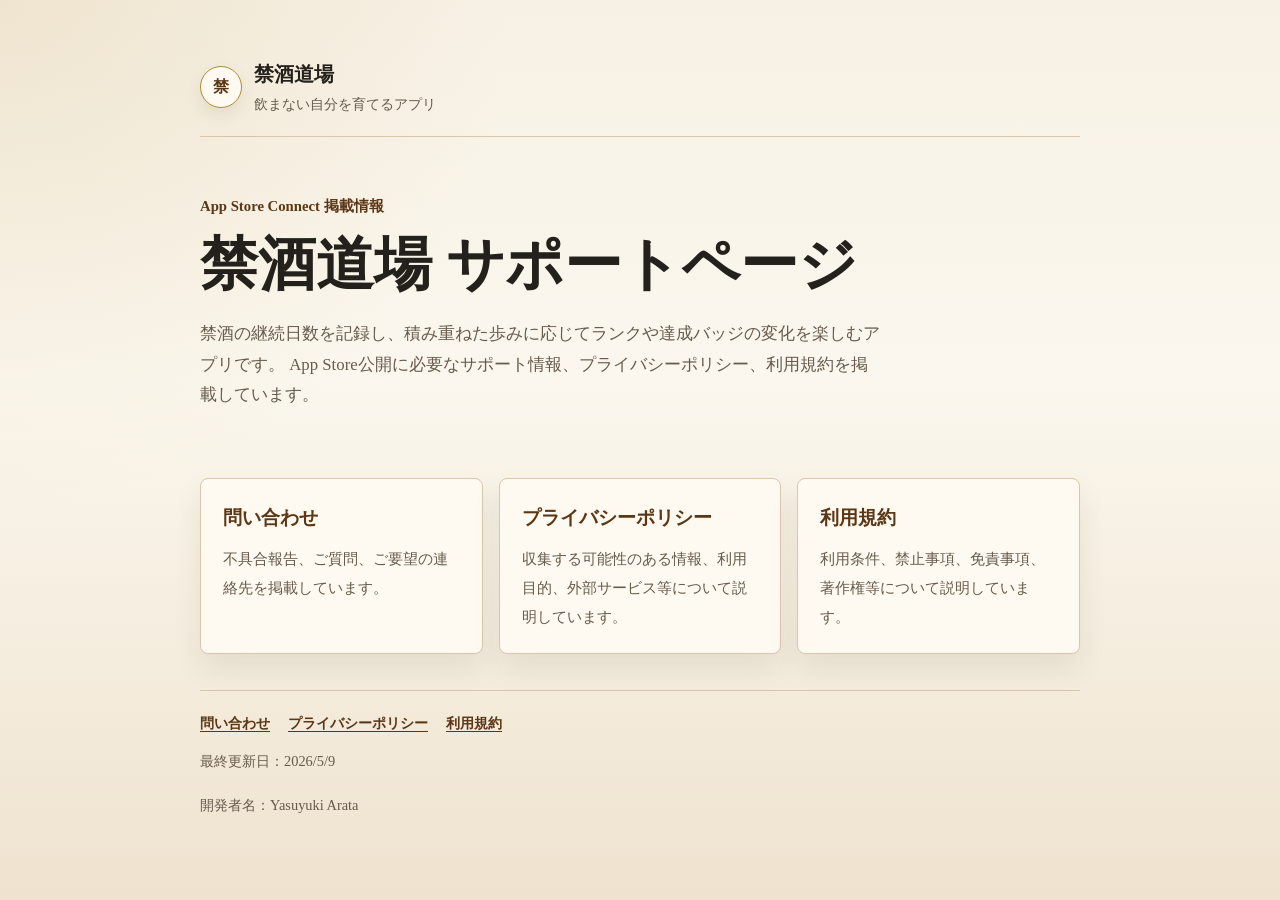
<file: index.html>
<!doctype html>
<html lang="ja">
  <head>
    <meta charset="UTF-8">
    <meta name="viewport" content="width=device-width, initial-scale=1.0">
    <title>禁酒道場 | サポート・規約</title>
    <meta name="description" content="禁酒道場のサポート、プライバシーポリシー、利用規約へのリンクページです。">
    <link rel="canonical" href="https://ndgtlft.github.io/kinsyu-dojo-pages/">
    <link rel="icon" href="./favicon.svg" type="image/svg+xml">
    <link rel="stylesheet" href="./styles.css">
  </head>
  <body>
    <a class="skip-link" href="#main-content">本文へ移動</a>
    <div class="site-shell">
      <header class="site-header">
        <a class="brand" href="./" aria-label="禁酒道場 トップ">
          <span class="brand-mark">禁</span>
          <span class="brand-text">
            <span class="brand-name">禁酒道場</span>
            <span class="brand-subtitle">飲まない自分を育てるアプリ</span>
          </span>
        </a>
      </header>

      <main id="main-content">
        <section class="hero">
          <p class="eyebrow">App Store Connect 掲載情報</p>
          <h1>禁酒道場 <span class="text-nowrap">サポートページ</span></h1>
          <p class="lead">
            禁酒の継続日数を記録し、積み重ねた歩みに応じてランクや達成バッジの変化を楽しむアプリです。
            App Store公開に必要なサポート情報、プライバシーポリシー、利用規約を掲載しています。
          </p>
        </section>

        <nav class="nav-grid" aria-label="関連ページ">
          <a class="nav-card" href="./support/">
            <strong>問い合わせ</strong>
            <span>不具合報告、ご質問、ご要望の連絡先を掲載しています。</span>
          </a>
          <a class="nav-card" href="./privacy/">
            <strong>プライバシーポリシー</strong>
            <span>収集する可能性のある情報、利用目的、外部サービス等について説明しています。</span>
          </a>
          <a class="nav-card" href="./terms/">
            <strong>利用規約</strong>
            <span>利用条件、禁止事項、免責事項、著作権等について説明しています。</span>
          </a>
        </nav>
      </main>

      <footer class="site-footer">
        <nav class="footer-nav" aria-label="フッター">
          <a href="./support/">問い合わせ</a>
          <a href="./privacy/">プライバシーポリシー</a>
          <a href="./terms/">利用規約</a>
        </nav>
        <p>最終更新日：2026/5/9</p>
        <p>開発者名：Yasuyuki Arata</p>
      </footer>
    </div>
  </body>
</html>
</file>
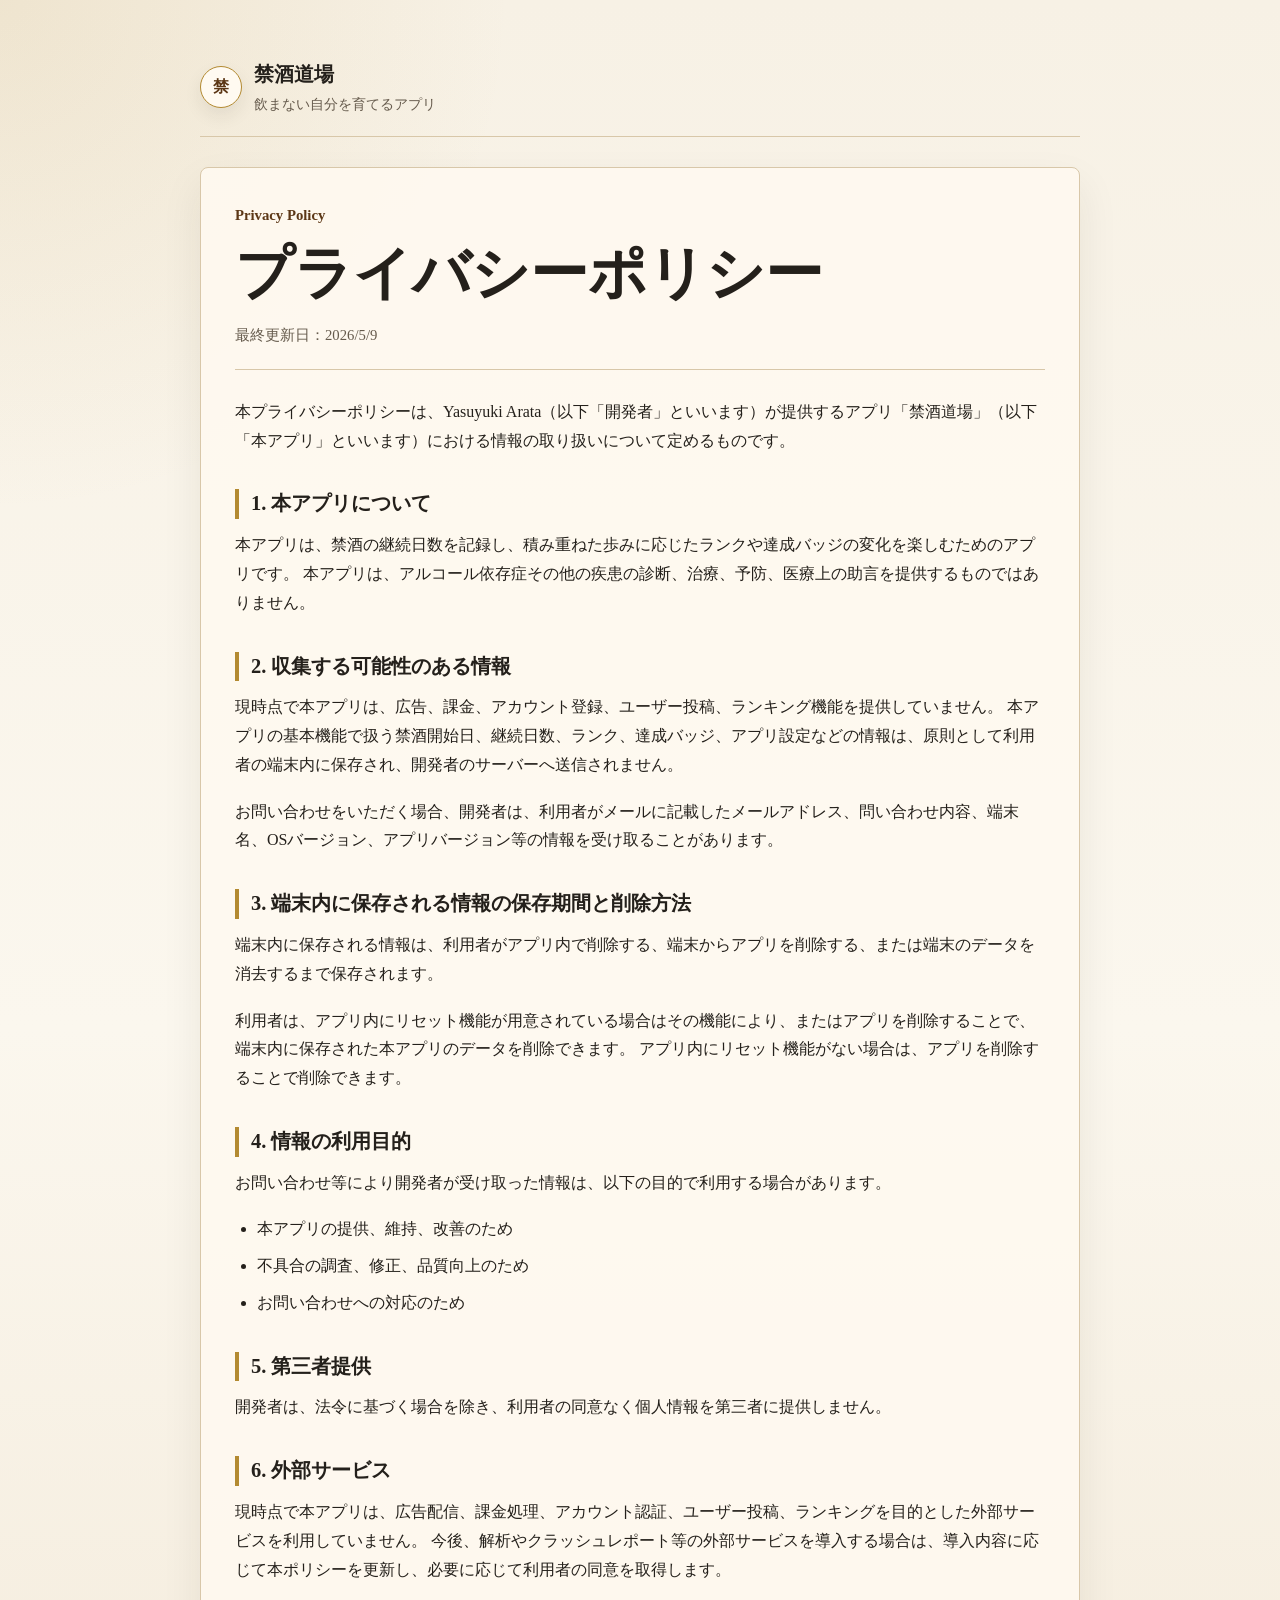
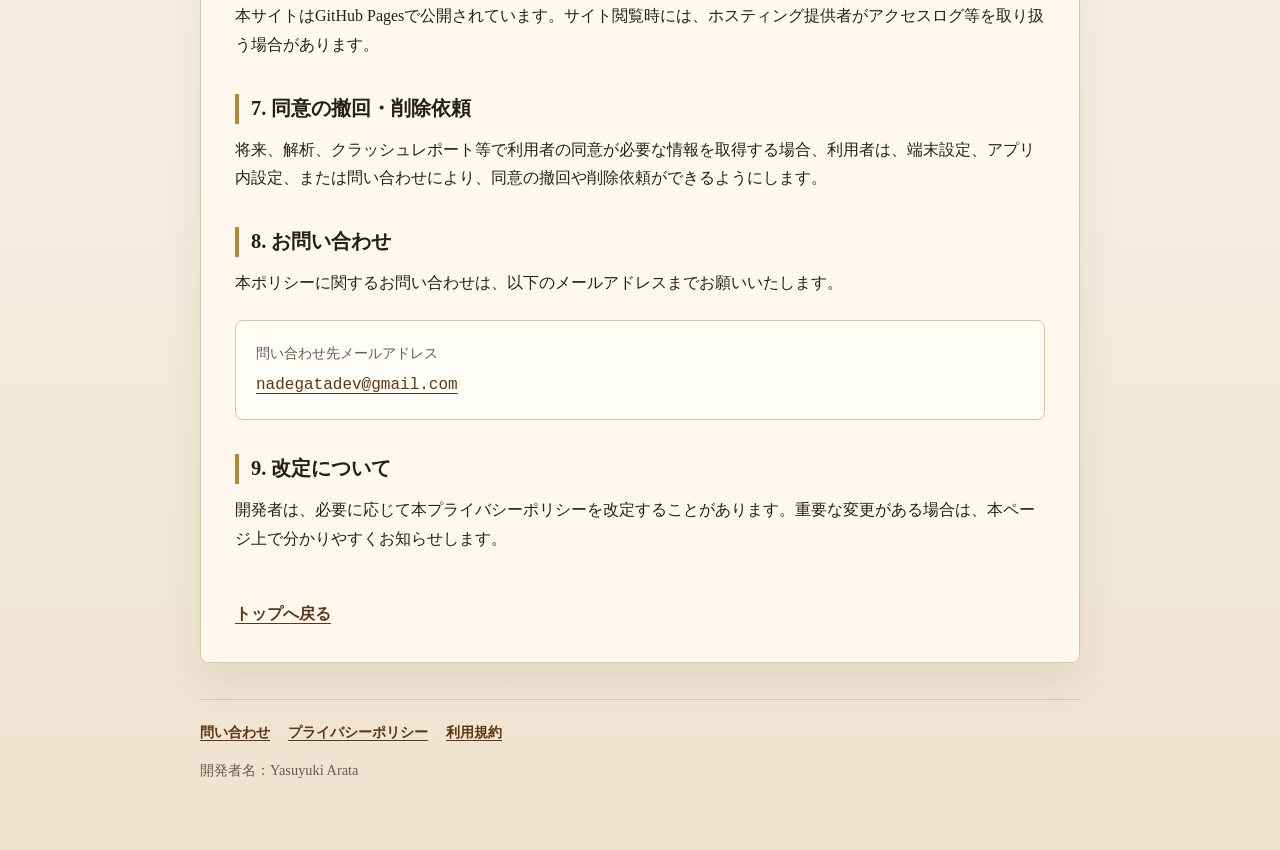
<file: privacy/index.html>
<!doctype html>
<html lang="ja">
  <head>
    <meta charset="UTF-8">
    <meta name="viewport" content="width=device-width, initial-scale=1.0">
    <title>プライバシーポリシー | 禁酒道場</title>
    <meta name="description" content="禁酒道場のプライバシーポリシーです。収集する可能性のある情報、利用目的、第三者提供等について説明しています。">
    <link rel="canonical" href="https://ndgtlft.github.io/kinsyu-dojo-pages/privacy/">
    <link rel="icon" href="../favicon.svg" type="image/svg+xml">
    <link rel="stylesheet" href="../styles.css">
  </head>
  <body>
    <a class="skip-link" href="#main-content">本文へ移動</a>
    <div class="site-shell">
      <header class="site-header">
        <a class="brand" href="../" aria-label="禁酒道場 トップ">
          <span class="brand-mark">禁</span>
          <span class="brand-text">
            <span class="brand-name">禁酒道場</span>
            <span class="brand-subtitle">飲まない自分を育てるアプリ</span>
          </span>
        </a>
      </header>

      <main id="main-content" class="page">
        <header class="page-header">
          <p class="eyebrow">Privacy Policy</p>
          <h1>プライバシーポリシー</h1>
          <p class="updated">最終更新日：2026/5/9</p>
        </header>

        <p>
          本プライバシーポリシーは、Yasuyuki Arata（以下「開発者」といいます）が提供するアプリ「禁酒道場」（以下「本アプリ」といいます）における情報の取り扱いについて定めるものです。
        </p>

        <h2>1. 本アプリについて</h2>
        <p>
          本アプリは、禁酒の継続日数を記録し、積み重ねた歩みに応じたランクや達成バッジの変化を楽しむためのアプリです。
          本アプリは、アルコール依存症その他の疾患の診断、治療、予防、医療上の助言を提供するものではありません。
        </p>

        <h2>2. 収集する可能性のある情報</h2>
        <p>
          現時点で本アプリは、広告、課金、アカウント登録、ユーザー投稿、ランキング機能を提供していません。
          本アプリの基本機能で扱う禁酒開始日、継続日数、ランク、達成バッジ、アプリ設定などの情報は、原則として利用者の端末内に保存され、開発者のサーバーへ送信されません。
        </p>
        <p>
          お問い合わせをいただく場合、開発者は、利用者がメールに記載したメールアドレス、問い合わせ内容、端末名、OSバージョン、アプリバージョン等の情報を受け取ることがあります。
        </p>

        <h2>3. 端末内に保存される情報の保存期間と削除方法</h2>
        <p>
          端末内に保存される情報は、利用者がアプリ内で削除する、端末からアプリを削除する、または端末のデータを消去するまで保存されます。
        </p>
        <p>
          利用者は、アプリ内にリセット機能が用意されている場合はその機能により、またはアプリを削除することで、端末内に保存された本アプリのデータを削除できます。
          アプリ内にリセット機能がない場合は、アプリを削除することで削除できます。
        </p>

        <h2>4. 情報の利用目的</h2>
        <p>お問い合わせ等により開発者が受け取った情報は、以下の目的で利用する場合があります。</p>
        <ul>
          <li>本アプリの提供、維持、改善のため</li>
          <li>不具合の調査、修正、品質向上のため</li>
          <li>お問い合わせへの対応のため</li>
        </ul>

        <h2>5. 第三者提供</h2>
        <p>
          開発者は、法令に基づく場合を除き、利用者の同意なく個人情報を第三者に提供しません。
        </p>

        <h2>6. 外部サービス</h2>
        <p>
          現時点で本アプリは、広告配信、課金処理、アカウント認証、ユーザー投稿、ランキングを目的とした外部サービスを利用していません。
          今後、解析やクラッシュレポート等の外部サービスを導入する場合は、導入内容に応じて本ポリシーを更新し、必要に応じて利用者の同意を取得します。
        </p>
        <p>
          本サイトはGitHub Pagesで公開されています。サイト閲覧時には、ホスティング提供者がアクセスログ等を取り扱う場合があります。
        </p>

        <h2>7. 同意の撤回・削除依頼</h2>
        <p>
          将来、解析、クラッシュレポート等で利用者の同意が必要な情報を取得する場合、利用者は、端末設定、アプリ内設定、または問い合わせにより、同意の撤回や削除依頼ができるようにします。
        </p>

        <h2>8. お問い合わせ</h2>
        <p>
          本ポリシーに関するお問い合わせは、以下のメールアドレスまでお願いいたします。
        </p>
        <div class="contact-box">
          <p class="contact-label">問い合わせ先メールアドレス</p>
          <p class="mail"><a href="mailto:nadegatadev@gmail.com">nadegatadev@gmail.com</a></p>
        </div>

        <h2>9. 改定について</h2>
        <p>
          開発者は、必要に応じて本プライバシーポリシーを改定することがあります。重要な変更がある場合は、本ページ上で分かりやすくお知らせします。
        </p>

        <a class="back-link" href="../">トップへ戻る</a>
      </main>

      <footer class="site-footer">
        <nav class="footer-nav" aria-label="フッター">
          <a href="../support/">問い合わせ</a>
          <a href="../privacy/">プライバシーポリシー</a>
          <a href="../terms/">利用規約</a>
        </nav>
        <p>開発者名：Yasuyuki Arata</p>
      </footer>
    </div>
  </body>
</html>
</file>
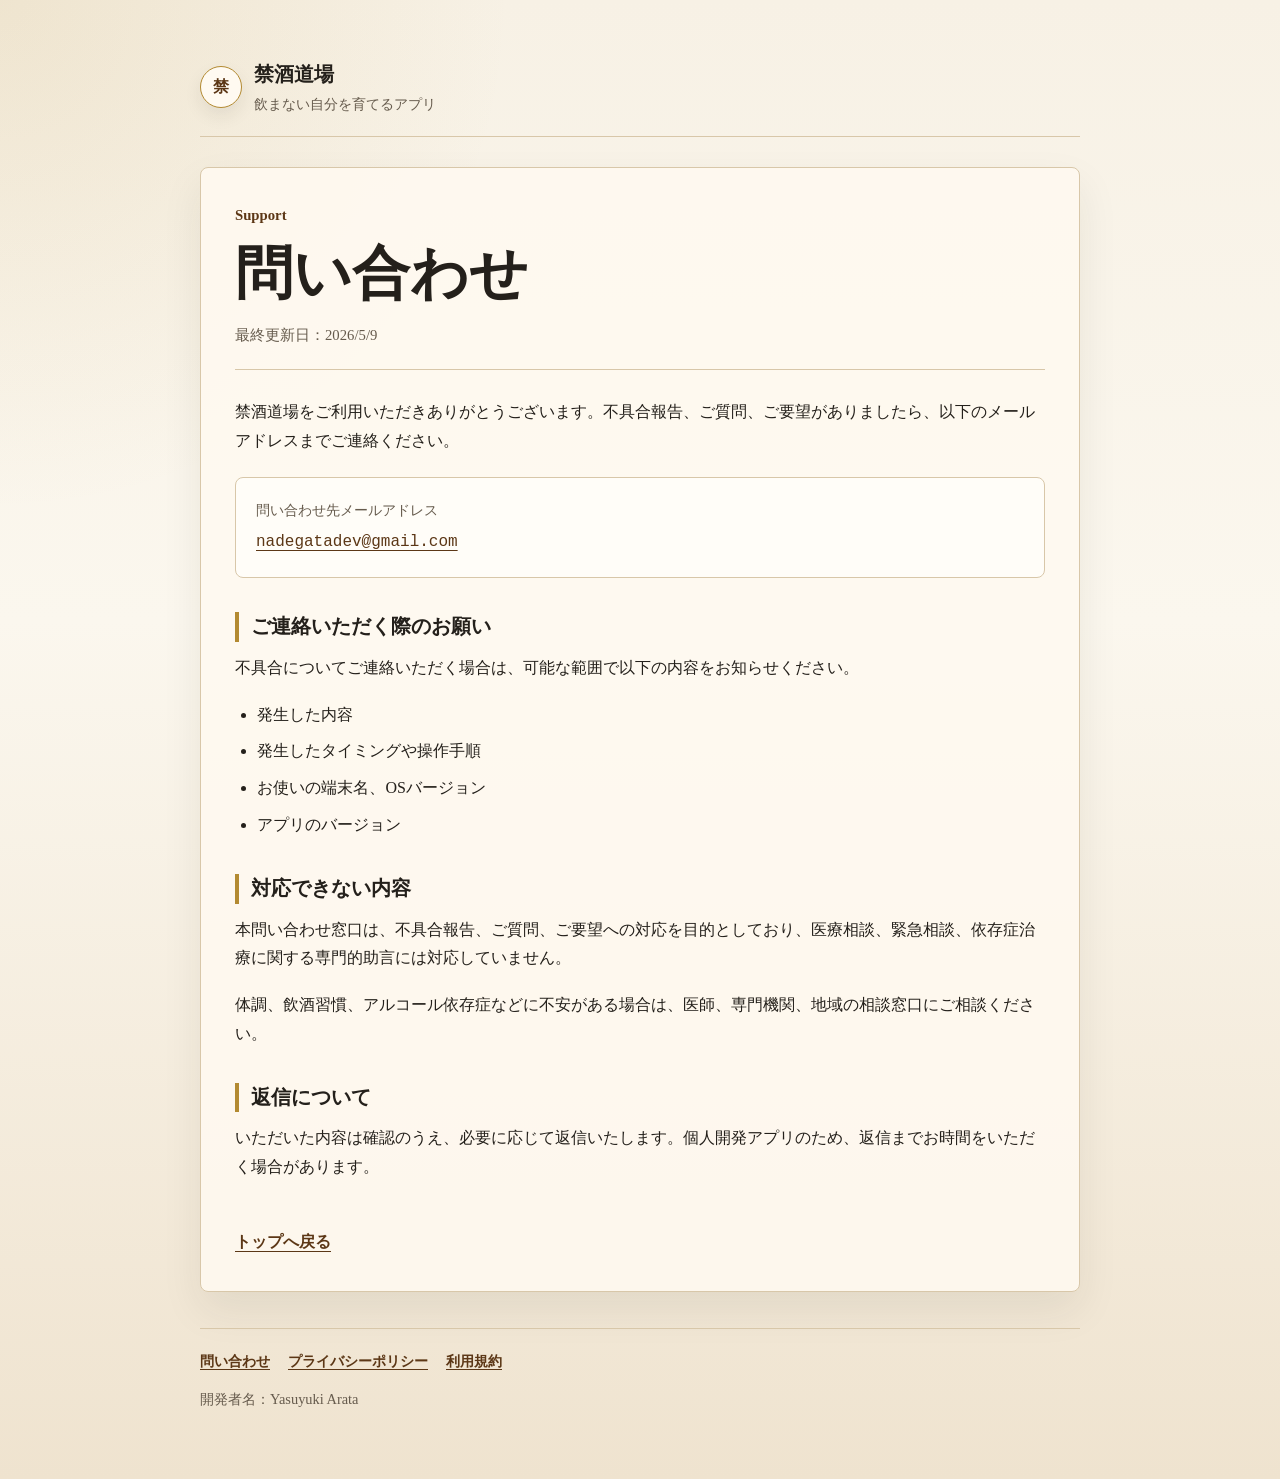
<file: support/index.html>
<!doctype html>
<html lang="ja">
  <head>
    <meta charset="UTF-8">
    <meta name="viewport" content="width=device-width, initial-scale=1.0">
    <title>問い合わせ | 禁酒道場</title>
    <meta name="description" content="禁酒道場の問い合わせページです。不具合報告、ご質問、ご要望はこちらをご確認ください。">
    <link rel="canonical" href="https://ndgtlft.github.io/kinsyu-dojo-pages/support/">
    <link rel="icon" href="../favicon.svg" type="image/svg+xml">
    <link rel="stylesheet" href="../styles.css">
  </head>
  <body>
    <a class="skip-link" href="#main-content">本文へ移動</a>
    <div class="site-shell">
      <header class="site-header">
        <a class="brand" href="../" aria-label="禁酒道場 トップ">
          <span class="brand-mark">禁</span>
          <span class="brand-text">
            <span class="brand-name">禁酒道場</span>
            <span class="brand-subtitle">飲まない自分を育てるアプリ</span>
          </span>
        </a>
      </header>

      <main id="main-content" class="page">
        <header class="page-header">
          <p class="eyebrow">Support</p>
          <h1>問い合わせ</h1>
          <p class="updated">最終更新日：2026/5/9</p>
        </header>

        <p>
          禁酒道場をご利用いただきありがとうございます。不具合報告、ご質問、ご要望がありましたら、以下のメールアドレスまでご連絡ください。
        </p>

        <div class="contact-box">
          <p class="contact-label">問い合わせ先メールアドレス</p>
          <p class="mail"><a href="mailto:nadegatadev@gmail.com">nadegatadev@gmail.com</a></p>
        </div>

        <h2>ご連絡いただく際のお願い</h2>
        <p>
          不具合についてご連絡いただく場合は、可能な範囲で以下の内容をお知らせください。
        </p>
        <ul>
          <li>発生した内容</li>
          <li>発生したタイミングや操作手順</li>
          <li>お使いの端末名、OSバージョン</li>
          <li>アプリのバージョン</li>
        </ul>

        <h2>対応できない内容</h2>
        <p>
          本問い合わせ窓口は、不具合報告、ご質問、ご要望への対応を目的としており、医療相談、緊急相談、依存症治療に関する専門的助言には対応していません。
        </p>
        <p>
          体調、飲酒習慣、アルコール依存症などに不安がある場合は、医師、専門機関、地域の相談窓口にご相談ください。
        </p>

        <h2>返信について</h2>
        <p>
          いただいた内容は確認のうえ、必要に応じて返信いたします。個人開発アプリのため、返信までお時間をいただく場合があります。
        </p>

        <a class="back-link" href="../">トップへ戻る</a>
      </main>

      <footer class="site-footer">
        <nav class="footer-nav" aria-label="フッター">
          <a href="../support/">問い合わせ</a>
          <a href="../privacy/">プライバシーポリシー</a>
          <a href="../terms/">利用規約</a>
        </nav>
        <p>開発者名：Yasuyuki Arata</p>
      </footer>
    </div>
  </body>
</html>
</file>
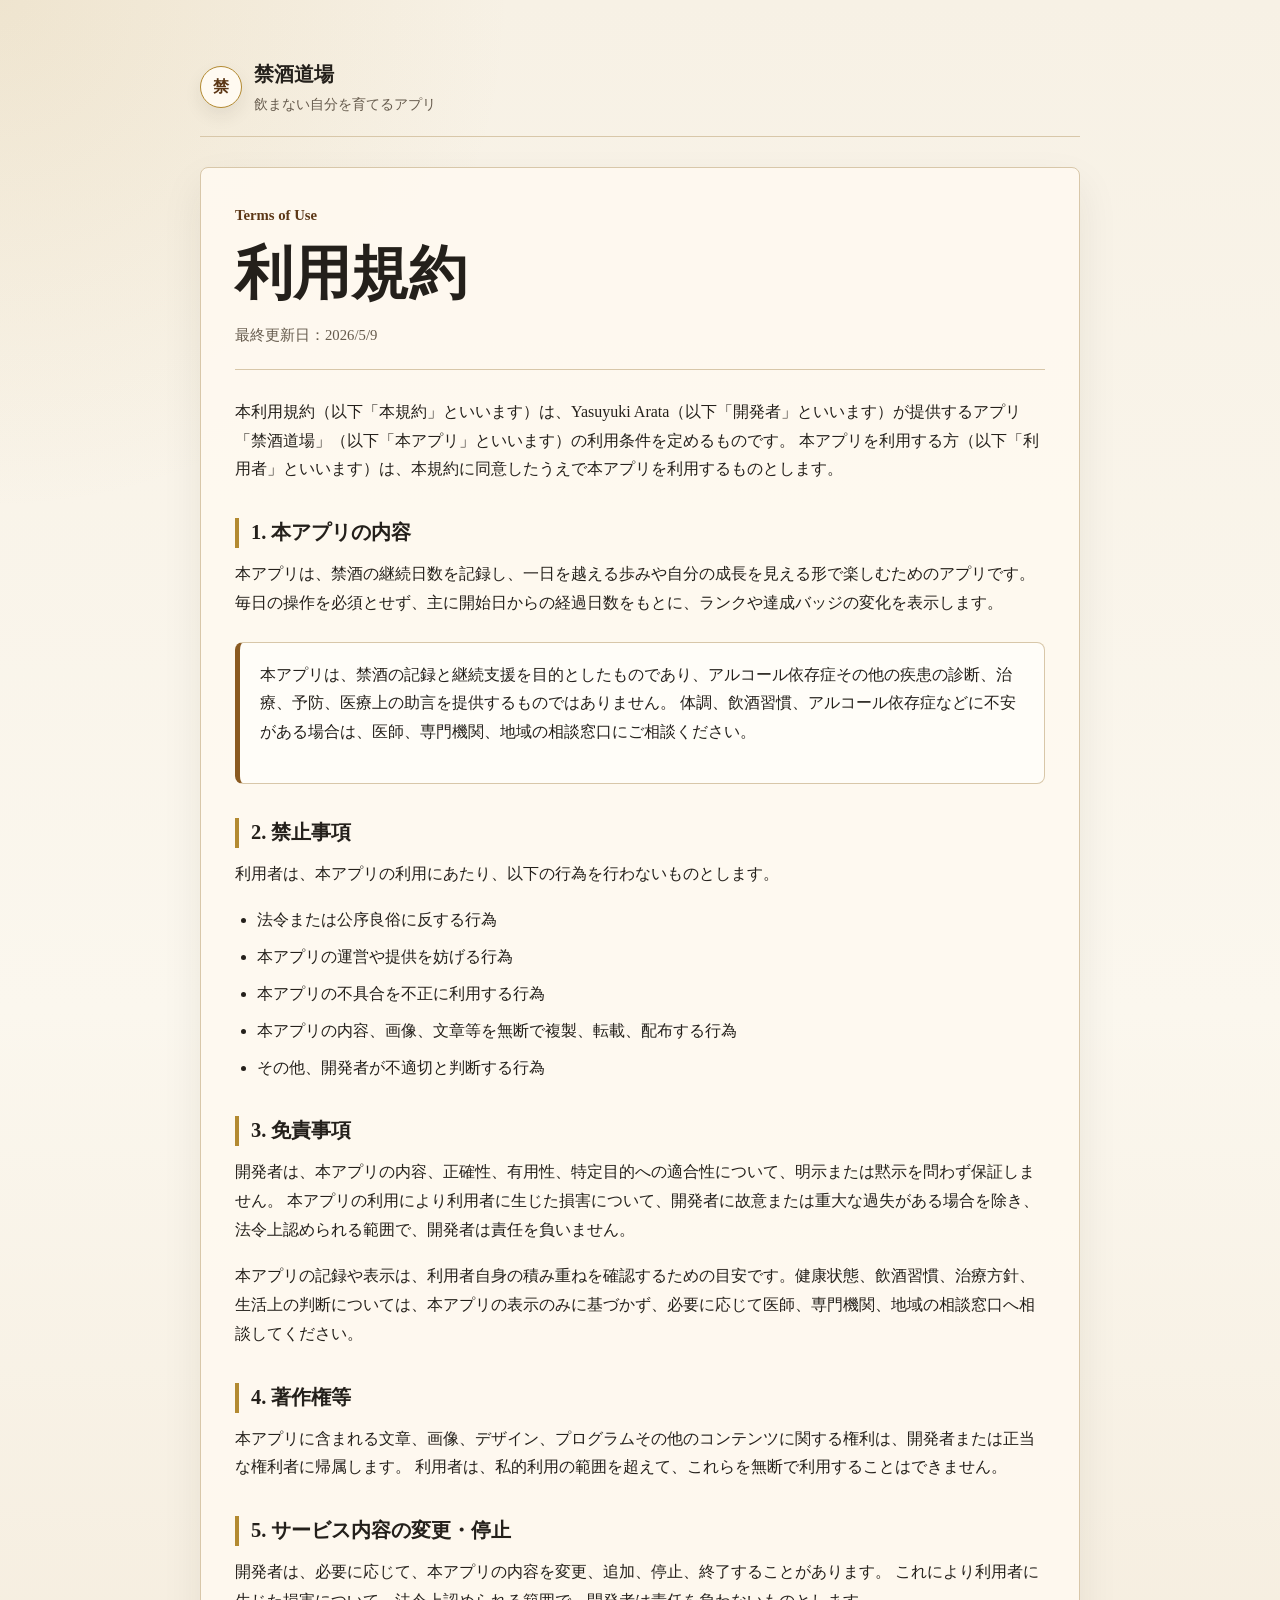
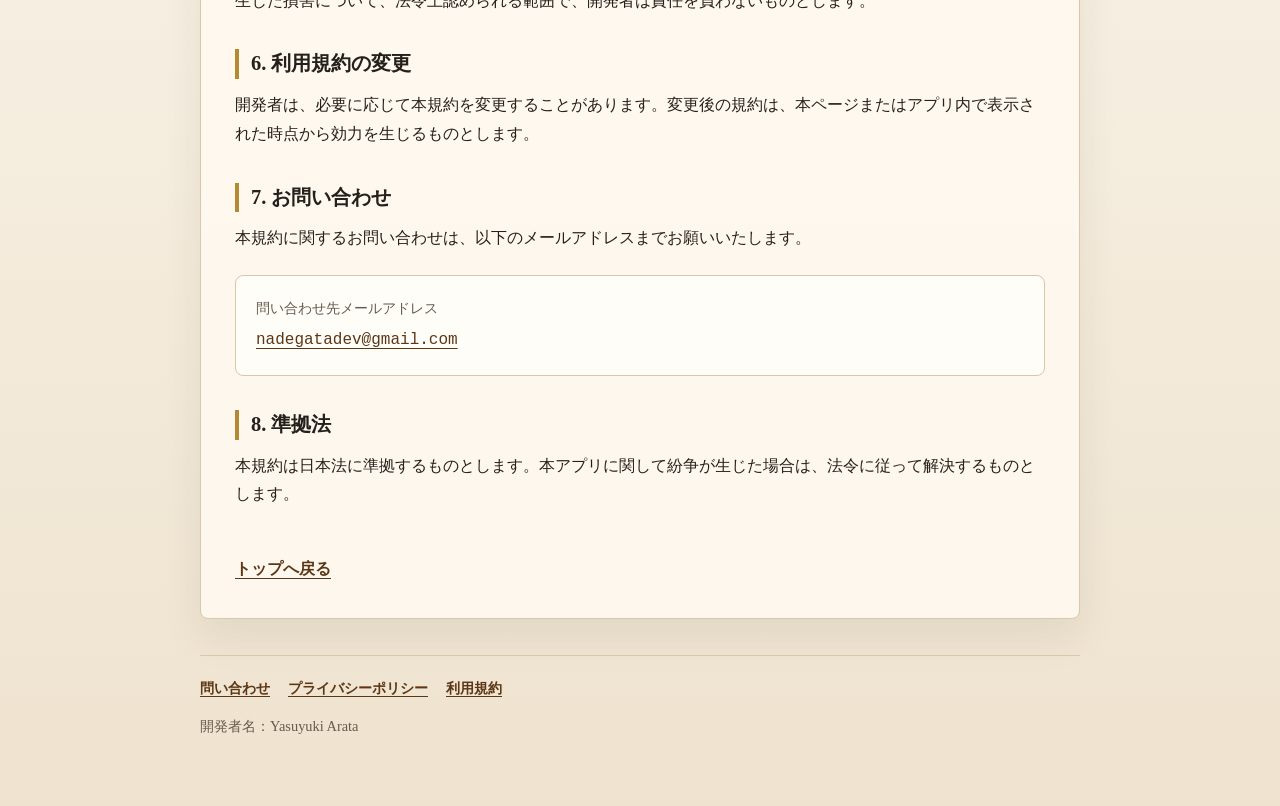
<file: terms/index.html>
<!doctype html>
<html lang="ja">
  <head>
    <meta charset="UTF-8">
    <meta name="viewport" content="width=device-width, initial-scale=1.0">
    <title>利用規約 | 禁酒道場</title>
    <meta name="description" content="禁酒道場の利用規約です。利用条件、禁止事項、免責事項、著作権等について説明しています。">
    <link rel="canonical" href="https://ndgtlft.github.io/kinsyu-dojo-pages/terms/">
    <link rel="icon" href="../favicon.svg" type="image/svg+xml">
    <link rel="stylesheet" href="../styles.css">
  </head>
  <body>
    <a class="skip-link" href="#main-content">本文へ移動</a>
    <div class="site-shell">
      <header class="site-header">
        <a class="brand" href="../" aria-label="禁酒道場 トップ">
          <span class="brand-mark">禁</span>
          <span class="brand-text">
            <span class="brand-name">禁酒道場</span>
            <span class="brand-subtitle">飲まない自分を育てるアプリ</span>
          </span>
        </a>
      </header>

      <main id="main-content" class="page">
        <header class="page-header">
          <p class="eyebrow">Terms of Use</p>
          <h1>利用規約</h1>
          <p class="updated">最終更新日：2026/5/9</p>
        </header>

        <p>
          本利用規約（以下「本規約」といいます）は、Yasuyuki Arata（以下「開発者」といいます）が提供するアプリ「禁酒道場」（以下「本アプリ」といいます）の利用条件を定めるものです。
          本アプリを利用する方（以下「利用者」といいます）は、本規約に同意したうえで本アプリを利用するものとします。
        </p>

        <h2>1. 本アプリの内容</h2>
        <p>
          本アプリは、禁酒の継続日数を記録し、一日を越える歩みや自分の成長を見える形で楽しむためのアプリです。
          毎日の操作を必須とせず、主に開始日からの経過日数をもとに、ランクや達成バッジの変化を表示します。
        </p>

        <div class="notice">
          <p>
            本アプリは、禁酒の記録と継続支援を目的としたものであり、アルコール依存症その他の疾患の診断、治療、予防、医療上の助言を提供するものではありません。
            体調、飲酒習慣、アルコール依存症などに不安がある場合は、医師、専門機関、地域の相談窓口にご相談ください。
          </p>
        </div>

        <h2>2. 禁止事項</h2>
        <p>利用者は、本アプリの利用にあたり、以下の行為を行わないものとします。</p>
        <ul>
          <li>法令または公序良俗に反する行為</li>
          <li>本アプリの運営や提供を妨げる行為</li>
          <li>本アプリの不具合を不正に利用する行為</li>
          <li>本アプリの内容、画像、文章等を無断で複製、転載、配布する行為</li>
          <li>その他、開発者が不適切と判断する行為</li>
        </ul>

        <h2>3. 免責事項</h2>
        <p>
          開発者は、本アプリの内容、正確性、有用性、特定目的への適合性について、明示または黙示を問わず保証しません。
          本アプリの利用により利用者に生じた損害について、開発者に故意または重大な過失がある場合を除き、法令上認められる範囲で、開発者は責任を負いません。
        </p>
        <p>
          本アプリの記録や表示は、利用者自身の積み重ねを確認するための目安です。健康状態、飲酒習慣、治療方針、生活上の判断については、本アプリの表示のみに基づかず、必要に応じて医師、専門機関、地域の相談窓口へ相談してください。
        </p>

        <h2>4. 著作権等</h2>
        <p>
          本アプリに含まれる文章、画像、デザイン、プログラムその他のコンテンツに関する権利は、開発者または正当な権利者に帰属します。
          利用者は、私的利用の範囲を超えて、これらを無断で利用することはできません。
        </p>

        <h2>5. サービス内容の変更・停止</h2>
        <p>
          開発者は、必要に応じて、本アプリの内容を変更、追加、停止、終了することがあります。
          これにより利用者に生じた損害について、法令上認められる範囲で、開発者は責任を負わないものとします。
        </p>

        <h2>6. 利用規約の変更</h2>
        <p>
          開発者は、必要に応じて本規約を変更することがあります。変更後の規約は、本ページまたはアプリ内で表示された時点から効力を生じるものとします。
        </p>

        <h2>7. お問い合わせ</h2>
        <p>
          本規約に関するお問い合わせは、以下のメールアドレスまでお願いいたします。
        </p>
        <div class="contact-box">
          <p class="contact-label">問い合わせ先メールアドレス</p>
          <p class="mail"><a href="mailto:nadegatadev@gmail.com">nadegatadev@gmail.com</a></p>
        </div>

        <h2>8. 準拠法</h2>
        <p>
          本規約は日本法に準拠するものとします。本アプリに関して紛争が生じた場合は、法令に従って解決するものとします。
        </p>

        <a class="back-link" href="../">トップへ戻る</a>
      </main>

      <footer class="site-footer">
        <nav class="footer-nav" aria-label="フッター">
          <a href="../support/">問い合わせ</a>
          <a href="../privacy/">プライバシーポリシー</a>
          <a href="../terms/">利用規約</a>
        </nav>
        <p>開発者名：Yasuyuki Arata</p>
      </footer>
    </div>
  </body>
</html>
</file>
<file: styles.css>
:root {
  --paper: #f7f1e5;
  --paper-deep: #efe3cf;
  --surface: #fffaf1;
  --ink: #24201b;
  --muted: #665b4d;
  --line: #d8c7a9;
  --accent: #8a5a20;
  --accent-deep: #5c3716;
  --gold: #b38a31;
  --shadow: rgba(36, 32, 27, 0.08);
}

* {
  box-sizing: border-box;
}

html {
  color: var(--ink);
  background:
    radial-gradient(circle at top left, rgba(179, 138, 49, 0.12), transparent 32rem),
    linear-gradient(180deg, var(--paper), #fbf7ee 42%, var(--paper-deep));
  color-scheme: light;
  font-family: "Hiragino Mincho ProN", "Yu Mincho", "YuMincho", "Noto Serif JP", serif;
  line-height: 1.8;
  -webkit-text-size-adjust: 100%;
}

body {
  margin: 0;
  min-height: 100vh;
}

a {
  color: var(--accent-deep);
  text-decoration-thickness: 0.08em;
  text-underline-offset: 0.22em;
}

a:hover {
  color: var(--accent);
}

a:focus-visible {
  outline: 3px solid var(--accent);
  outline-offset: 4px;
}

.skip-link {
  position: fixed;
  top: 12px;
  left: 12px;
  z-index: 10;
  padding: 8px 12px;
  border-radius: 8px;
  background: var(--accent-deep);
  color: #fffaf1;
  font-weight: 700;
  text-decoration: none;
  transform: translateY(-150%);
  transition: transform 120ms ease-out;
}

.skip-link:focus-visible {
  color: #fffaf1;
  transform: translateY(0);
}

.site-shell {
  width: min(100%, 920px);
  margin: 0 auto;
  padding: 28px 20px 48px;
}

.site-header {
  padding: 28px 0 18px;
  border-bottom: 1px solid var(--line);
}

.brand {
  display: inline-flex;
  align-items: center;
  gap: 12px;
  color: var(--ink);
  text-decoration: none;
}

.brand-mark {
  display: grid;
  place-items: center;
  width: 42px;
  height: 42px;
  border: 1px solid var(--gold);
  border-radius: 50%;
  background: var(--surface);
  color: var(--accent-deep);
  font-weight: 700;
  line-height: 1;
  box-shadow: 0 8px 18px var(--shadow);
}

.brand-text {
  display: grid;
  gap: 0;
}

.brand-name {
  font-size: 1.25rem;
  font-weight: 700;
  letter-spacing: 0;
}

.brand-subtitle {
  color: var(--muted);
  font-size: 0.9rem;
}

.hero {
  padding: 56px 0 34px;
}

.eyebrow {
  margin: 0 0 10px;
  color: var(--accent-deep);
  font-size: 0.92rem;
  font-weight: 700;
}

h1 {
  margin: 0;
  font-size: clamp(2rem, 7vw, 3.6rem);
  line-height: 1.25;
  letter-spacing: 0;
}

.lead {
  max-width: 680px;
  margin: 18px 0 0;
  color: var(--muted);
  font-size: 1.05rem;
}

.text-nowrap {
  white-space: nowrap;
}

.page {
  margin-top: 30px;
  padding: 34px;
  border: 1px solid var(--line);
  border-radius: 8px;
  background: rgba(255, 250, 241, 0.88);
  box-shadow: 0 18px 42px var(--shadow);
}

.page-header {
  margin-bottom: 28px;
  padding-bottom: 20px;
  border-bottom: 1px solid var(--line);
}

.updated {
  margin: 12px 0 0;
  color: var(--muted);
  font-size: 0.92rem;
}

.nav-grid {
  display: grid;
  grid-template-columns: repeat(3, minmax(0, 1fr));
  gap: 16px;
  margin: 34px 0 0;
}

.nav-card {
  display: block;
  min-height: 168px;
  padding: 22px;
  border: 1px solid var(--line);
  border-radius: 8px;
  background: var(--surface);
  color: var(--ink);
  text-decoration: none;
  box-shadow: 0 14px 30px var(--shadow);
}

.nav-card:hover {
  border-color: var(--gold);
  color: var(--ink);
}

.nav-card strong {
  display: block;
  margin-bottom: 10px;
  color: var(--accent-deep);
  font-size: 1.18rem;
}

.nav-card span {
  color: var(--muted);
  font-size: 0.96rem;
}

h2 {
  margin: 34px 0 12px;
  padding-left: 12px;
  border-left: 4px solid var(--gold);
  font-size: 1.28rem;
  line-height: 1.45;
  letter-spacing: 0;
}

h2:first-child {
  margin-top: 0;
}

p,
ul,
ol {
  margin: 0 0 18px;
}

ul,
ol {
  padding-left: 1.4em;
}

li + li {
  margin-top: 8px;
}

.notice {
  margin: 24px 0;
  padding: 18px 20px;
  border: 1px solid var(--line);
  border-left: 5px solid var(--accent);
  border-radius: 8px;
  background: #fffdf8;
}

.contact-box {
  margin: 22px 0;
  padding: 20px;
  border: 1px solid var(--line);
  border-radius: 8px;
  background: #fffdf8;
}

.contact-label {
  margin: 0 0 4px;
  color: var(--muted);
  font-size: 0.9rem;
}

.mail {
  margin: 0;
  font-family: ui-monospace, SFMono-Regular, Menlo, Monaco, Consolas, monospace;
  font-size: 1rem;
  overflow-wrap: anywhere;
}

.back-link {
  display: inline-block;
  margin-top: 28px;
  font-weight: 700;
}

.site-footer {
  margin-top: 36px;
  padding-top: 20px;
  border-top: 1px solid var(--line);
  color: var(--muted);
  font-size: 0.9rem;
}

.footer-nav {
  display: flex;
  flex-wrap: wrap;
  gap: 8px 18px;
  margin-bottom: 12px;
}

.footer-nav a {
  font-weight: 700;
}

@media (max-width: 720px) {
  .site-shell {
    padding: 20px 16px 36px;
  }

  .site-header {
    padding-top: 18px;
  }

  .hero {
    padding: 40px 0 24px;
  }

  .page {
    margin-top: 22px;
    padding: 24px 18px;
  }

  .nav-grid {
    grid-template-columns: 1fr;
  }

  .nav-card {
    min-height: auto;
  }
}
</file>
